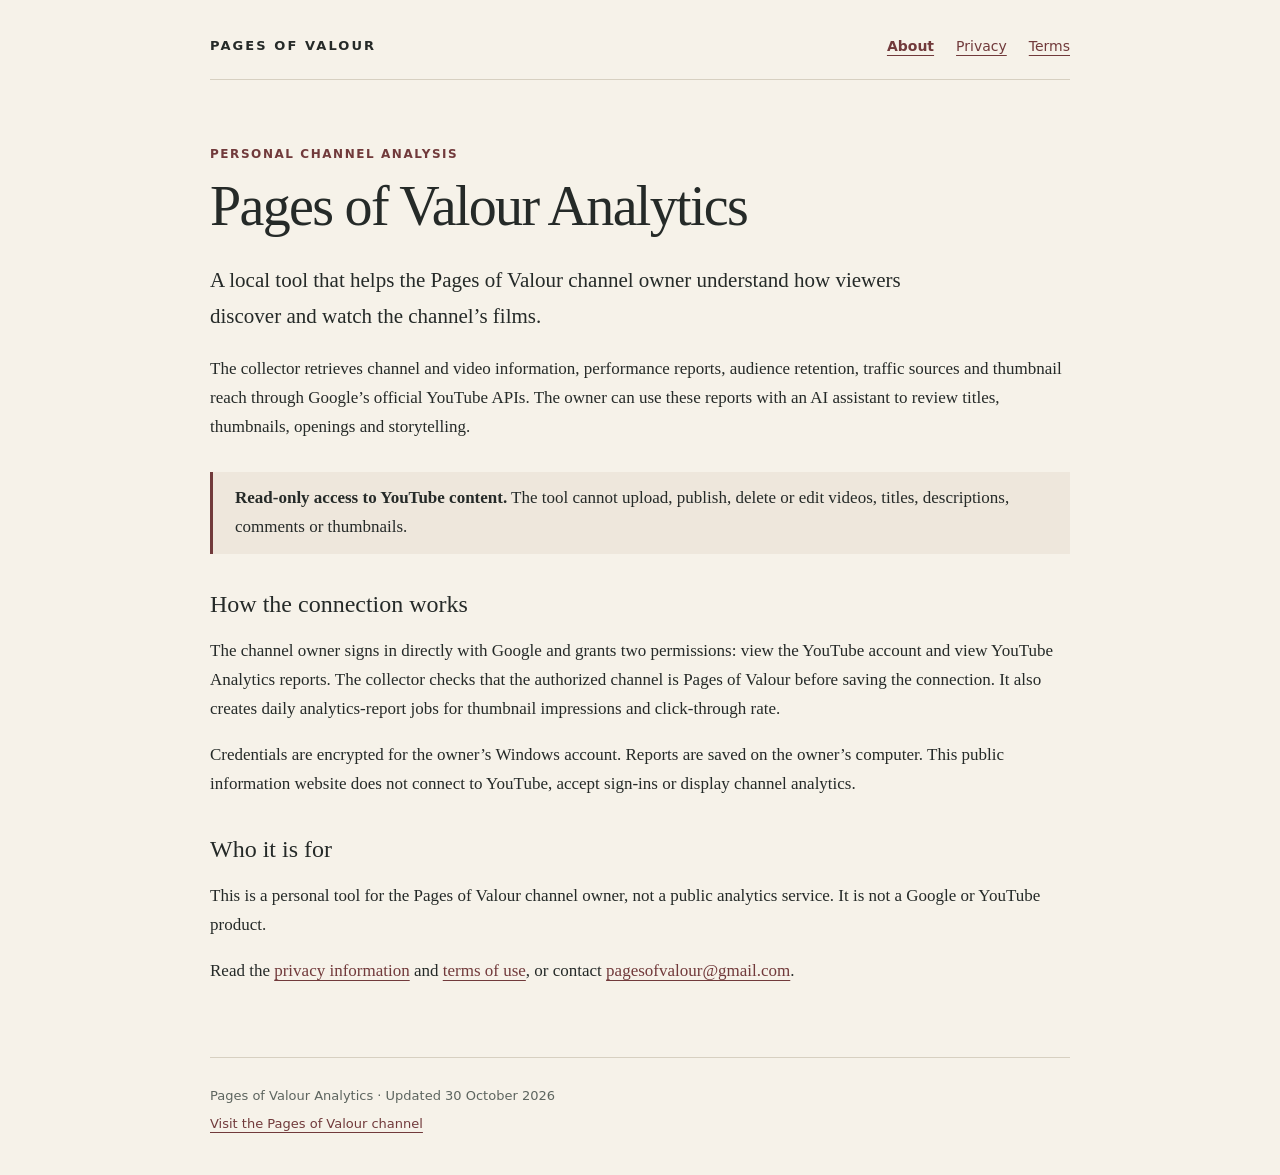
<file: index.html>
<!doctype html>
<html lang="en-GB"><head><meta charset="utf-8"><meta name="viewport" content="width=device-width,initial-scale=1"><meta name="description" content="Information about the personal, read-only Pages of Valour Analytics collector."><title>Pages of Valour Analytics</title><link rel="stylesheet" href="style.css"></head>
<body><header><a class="brand" href="index.html">Pages of Valour</a><nav aria-label="Main navigation"><a aria-current="page" href="index.html">About</a><a href="privacy.html">Privacy</a><a href="terms.html">Terms</a></nav></header>
<main><div class="eyebrow">Personal channel analysis</div><h1>Pages of Valour Analytics</h1><p class="lead">A local tool that helps the Pages of Valour channel owner understand how viewers discover and watch the channel’s films.</p>
<p>The collector retrieves channel and video information, performance reports, audience retention, traffic sources and thumbnail reach through Google’s official YouTube APIs. The owner can use these reports with an AI assistant to review titles, thumbnails, openings and storytelling.</p>
<div class="notice"><strong>Read-only access to YouTube content.</strong> The tool cannot upload, publish, delete or edit videos, titles, descriptions, comments or thumbnails.</div>
<h2>How the connection works</h2><p>The channel owner signs in directly with Google and grants two permissions: view the YouTube account and view YouTube Analytics reports. The collector checks that the authorized channel is Pages of Valour before saving the connection. It also creates daily analytics-report jobs for thumbnail impressions and click-through rate.</p>
<p>Credentials are encrypted for the owner’s Windows account. Reports are saved on the owner’s computer. This public information website does not connect to YouTube, accept sign-ins or display channel analytics.</p>
<h2>Who it is for</h2><p>This is a personal tool for the Pages of Valour channel owner, not a public analytics service. It is not a Google or YouTube product.</p>
<p>Read the <a href="privacy.html">privacy information</a> and <a href="terms.html">terms of use</a>, or contact <a href="mailto:pagesofvalour@gmail.com">pagesofvalour@gmail.com</a>.</p></main>
<footer><p>Pages of Valour Analytics · Updated 30 October 2026</p><p><a href="https://www.youtube.com/channel/UC01qs_r0tEVdRTjMK3HPWOg">Visit the Pages of Valour channel</a></p></footer></body></html>
</file>
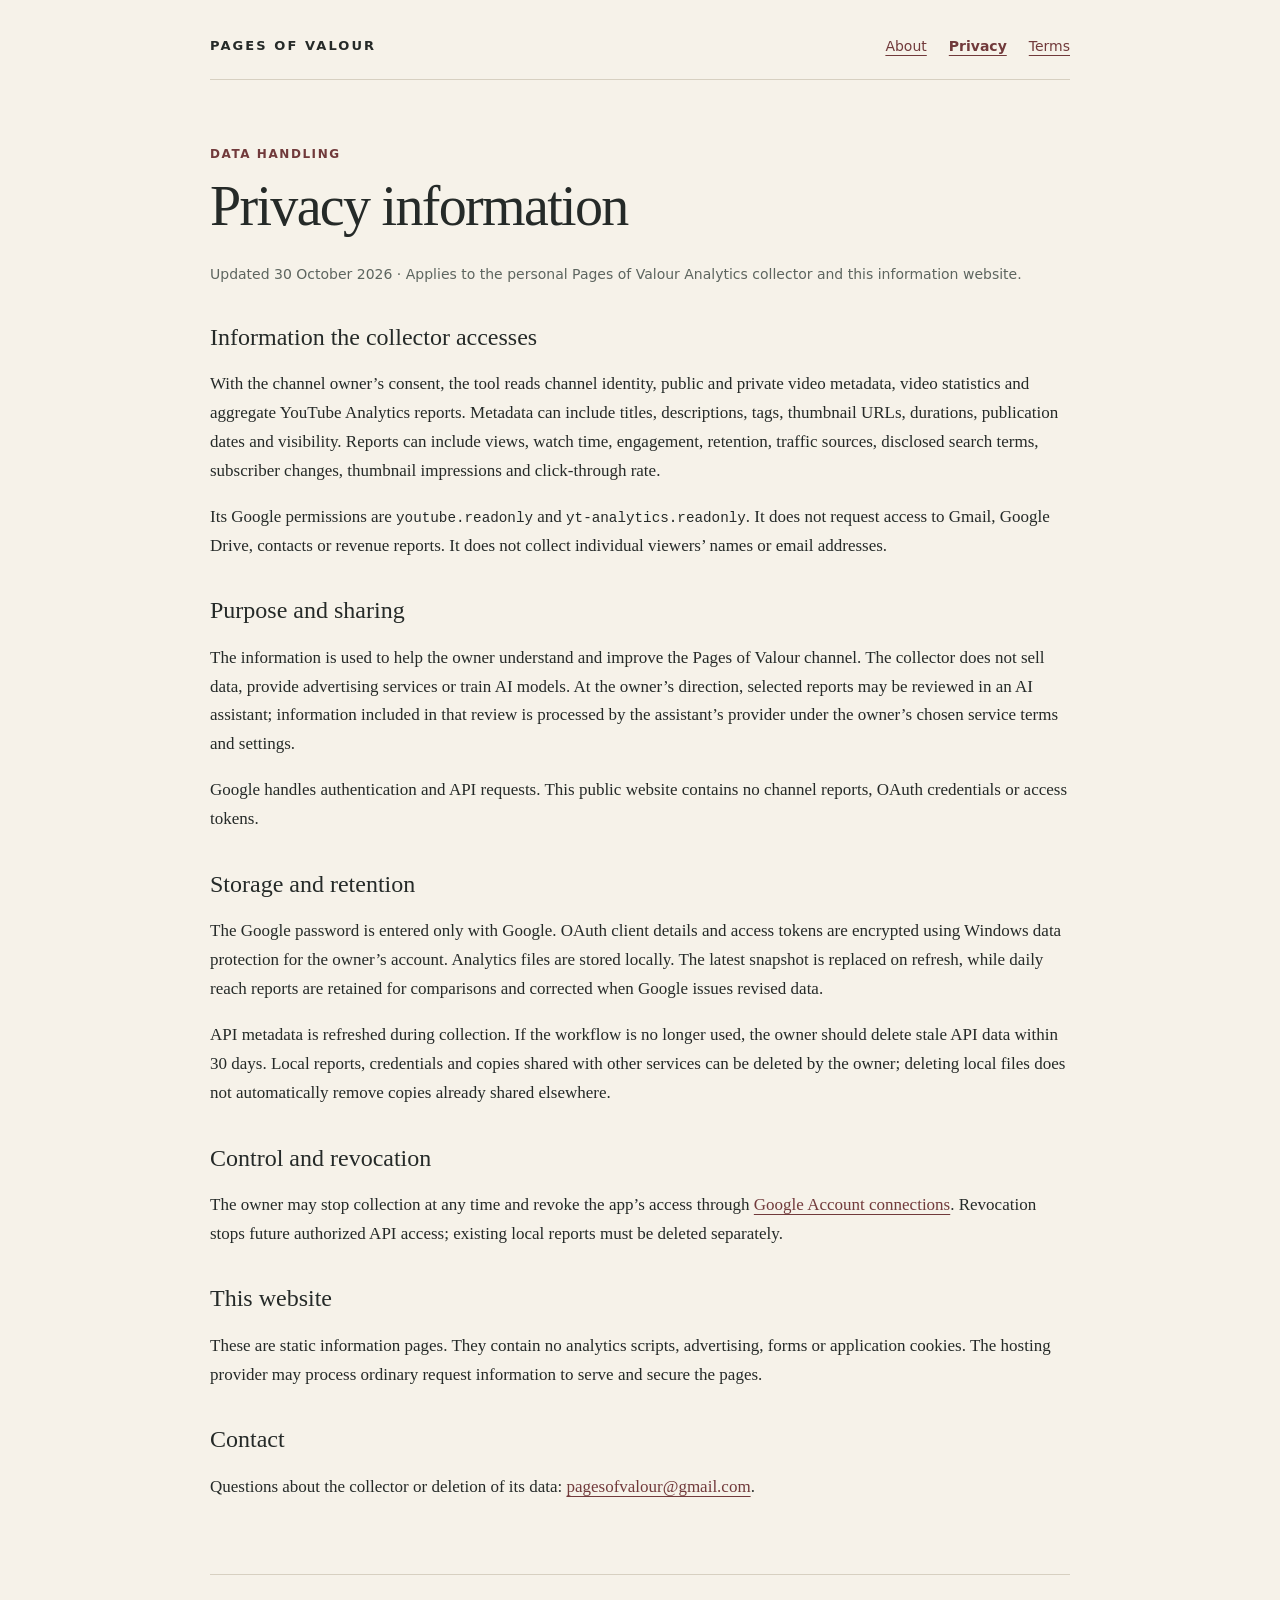
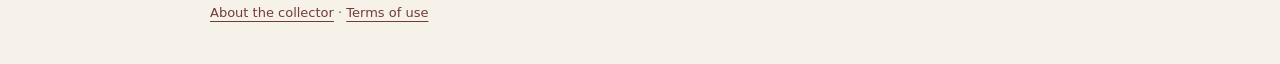
<file: privacy.html>
<!doctype html>
<html lang="en-GB"><head><meta charset="utf-8"><meta name="viewport" content="width=device-width,initial-scale=1"><meta name="description" content="How Pages of Valour Analytics accesses, stores and uses channel data."><title>Privacy · Pages of Valour Analytics</title><link rel="stylesheet" href="style.css"></head>
<body><header><a class="brand" href="index.html">Pages of Valour</a><nav aria-label="Main navigation"><a href="index.html">About</a><a aria-current="page" href="privacy.html">Privacy</a><a href="terms.html">Terms</a></nav></header>
<main><div class="eyebrow">Data handling</div><h1>Privacy information</h1><p class="detail">Updated 30 October 2026 · Applies to the personal Pages of Valour Analytics collector and this information website.</p>
<h2>Information the collector accesses</h2><p>With the channel owner’s consent, the tool reads channel identity, public and private video metadata, video statistics and aggregate YouTube Analytics reports. Metadata can include titles, descriptions, tags, thumbnail URLs, durations, publication dates and visibility. Reports can include views, watch time, engagement, retention, traffic sources, disclosed search terms, subscriber changes, thumbnail impressions and click-through rate.</p><p>Its Google permissions are <code>youtube.readonly</code> and <code>yt-analytics.readonly</code>. It does not request access to Gmail, Google Drive, contacts or revenue reports. It does not collect individual viewers’ names or email addresses.</p>
<h2>Purpose and sharing</h2><p>The information is used to help the owner understand and improve the Pages of Valour channel. The collector does not sell data, provide advertising services or train AI models. At the owner’s direction, selected reports may be reviewed in an AI assistant; information included in that review is processed by the assistant’s provider under the owner’s chosen service terms and settings.</p><p>Google handles authentication and API requests. This public website contains no channel reports, OAuth credentials or access tokens.</p>
<h2>Storage and retention</h2><p>The Google password is entered only with Google. OAuth client details and access tokens are encrypted using Windows data protection for the owner’s account. Analytics files are stored locally. The latest snapshot is replaced on refresh, while daily reach reports are retained for comparisons and corrected when Google issues revised data.</p><p>API metadata is refreshed during collection. If the workflow is no longer used, the owner should delete stale API data within 30 days. Local reports, credentials and copies shared with other services can be deleted by the owner; deleting local files does not automatically remove copies already shared elsewhere.</p>
<h2>Control and revocation</h2><p>The owner may stop collection at any time and revoke the app’s access through <a href="https://myaccount.google.com/connections">Google Account connections</a>. Revocation stops future authorized API access; existing local reports must be deleted separately.</p>
<h2>This website</h2><p>These are static information pages. They contain no analytics scripts, advertising, forms or application cookies. The hosting provider may process ordinary request information to serve and secure the pages.</p>
<h2>Contact</h2><p>Questions about the collector or deletion of its data: <a href="mailto:pagesofvalour@gmail.com">pagesofvalour@gmail.com</a>.</p></main>
<footer><p><a href="index.html">About the collector</a> · <a href="terms.html">Terms of use</a></p></footer></body></html>
</file>
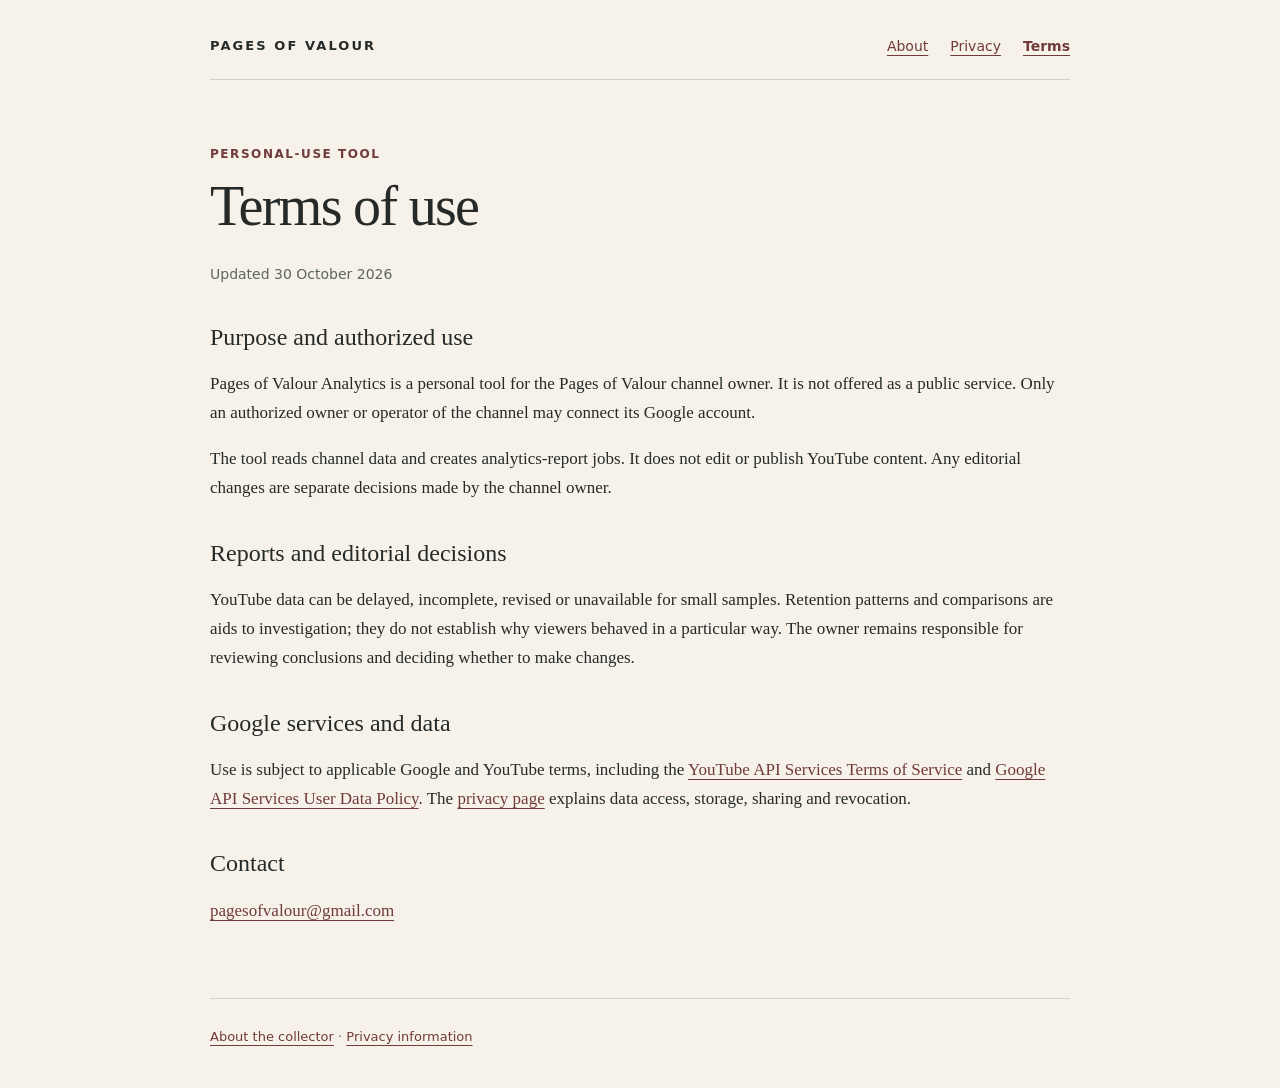
<file: terms.html>
<!doctype html>
<html lang="en-GB"><head><meta charset="utf-8"><meta name="viewport" content="width=device-width,initial-scale=1"><meta name="description" content="Terms for the personal Pages of Valour Analytics collector."><title>Terms · Pages of Valour Analytics</title><link rel="stylesheet" href="style.css"></head>
<body><header><a class="brand" href="index.html">Pages of Valour</a><nav aria-label="Main navigation"><a href="index.html">About</a><a href="privacy.html">Privacy</a><a aria-current="page" href="terms.html">Terms</a></nav></header>
<main><div class="eyebrow">Personal-use tool</div><h1>Terms of use</h1><p class="detail">Updated 30 October 2026</p>
<h2>Purpose and authorized use</h2><p>Pages of Valour Analytics is a personal tool for the Pages of Valour channel owner. It is not offered as a public service. Only an authorized owner or operator of the channel may connect its Google account.</p><p>The tool reads channel data and creates analytics-report jobs. It does not edit or publish YouTube content. Any editorial changes are separate decisions made by the channel owner.</p>
<h2>Reports and editorial decisions</h2><p>YouTube data can be delayed, incomplete, revised or unavailable for small samples. Retention patterns and comparisons are aids to investigation; they do not establish why viewers behaved in a particular way. The owner remains responsible for reviewing conclusions and deciding whether to make changes.</p>
<h2>Google services and data</h2><p>Use is subject to applicable Google and YouTube terms, including the <a href="https://developers.google.com/youtube/terms/api-services-terms-of-service">YouTube API Services Terms of Service</a> and <a href="https://developers.google.com/terms/api-services-user-data-policy">Google API Services User Data Policy</a>. The <a href="privacy.html">privacy page</a> explains data access, storage, sharing and revocation.</p>
<h2>Contact</h2><p><a href="mailto:pagesofvalour@gmail.com">pagesofvalour@gmail.com</a></p></main>
<footer><p><a href="index.html">About the collector</a> · <a href="privacy.html">Privacy information</a></p></footer></body></html>
</file>
<file: style.css>
:root{color-scheme:light;--paper:#f6f2e9;--ink:#252a28;--muted:#5d655f;--rule:#d7d0c1;--accent:#713a3b}*{box-sizing:border-box}body{margin:0;background:var(--paper);color:var(--ink);font:17px/1.7 Georgia,'Times New Roman',serif}a{color:var(--accent);text-underline-offset:4px}a:focus-visible{outline:3px solid var(--accent);outline-offset:5px}header,main,footer{width:min(860px,calc(100% - 48px));margin:auto}header{padding:35px 0 22px;border-bottom:1px solid var(--rule);display:flex;justify-content:space-between;gap:24px;align-items:center}.brand{font:600 13px/1.5 system-ui,sans-serif;text-transform:uppercase;letter-spacing:.16em;color:var(--ink);text-decoration:none}nav{display:flex;gap:22px;font:14px/1.6 system-ui,sans-serif}nav a[aria-current=page]{font-weight:700}main{padding:65px 0 55px}h1{font-weight:400;font-size:clamp(34px,6vw,56px);line-height:1.12;letter-spacing:-.03em;margin:12px 0 25px}h2{font-size:24px;font-weight:400;line-height:1.3;margin:35px 0 12px}.eyebrow{font:600 12px/1.5 system-ui,sans-serif;letter-spacing:.13em;text-transform:uppercase;color:var(--accent)}.lead{font-size:21px;max-width:720px}.notice{border-left:3px solid var(--accent);padding:12px 22px;margin:30px 0;background:#eee7dc}.detail{font:14px/1.7 system-ui,sans-serif;color:var(--muted)}ul{padding-left:25px}li{margin:7px 0}footer{border-top:1px solid var(--rule);padding:22px 0 35px;font:13px/1.7 system-ui,sans-serif;color:var(--muted)}footer p{margin:5px 0}code{font-size:.84em;overflow-wrap:anywhere}@media(max-width:620px){header{align-items:flex-start;flex-direction:column;gap:14px}main{padding-top:38px}header,main,footer{width:calc(100% - 36px)}nav{gap:20px}.lead{font-size:19px}}
</file>
